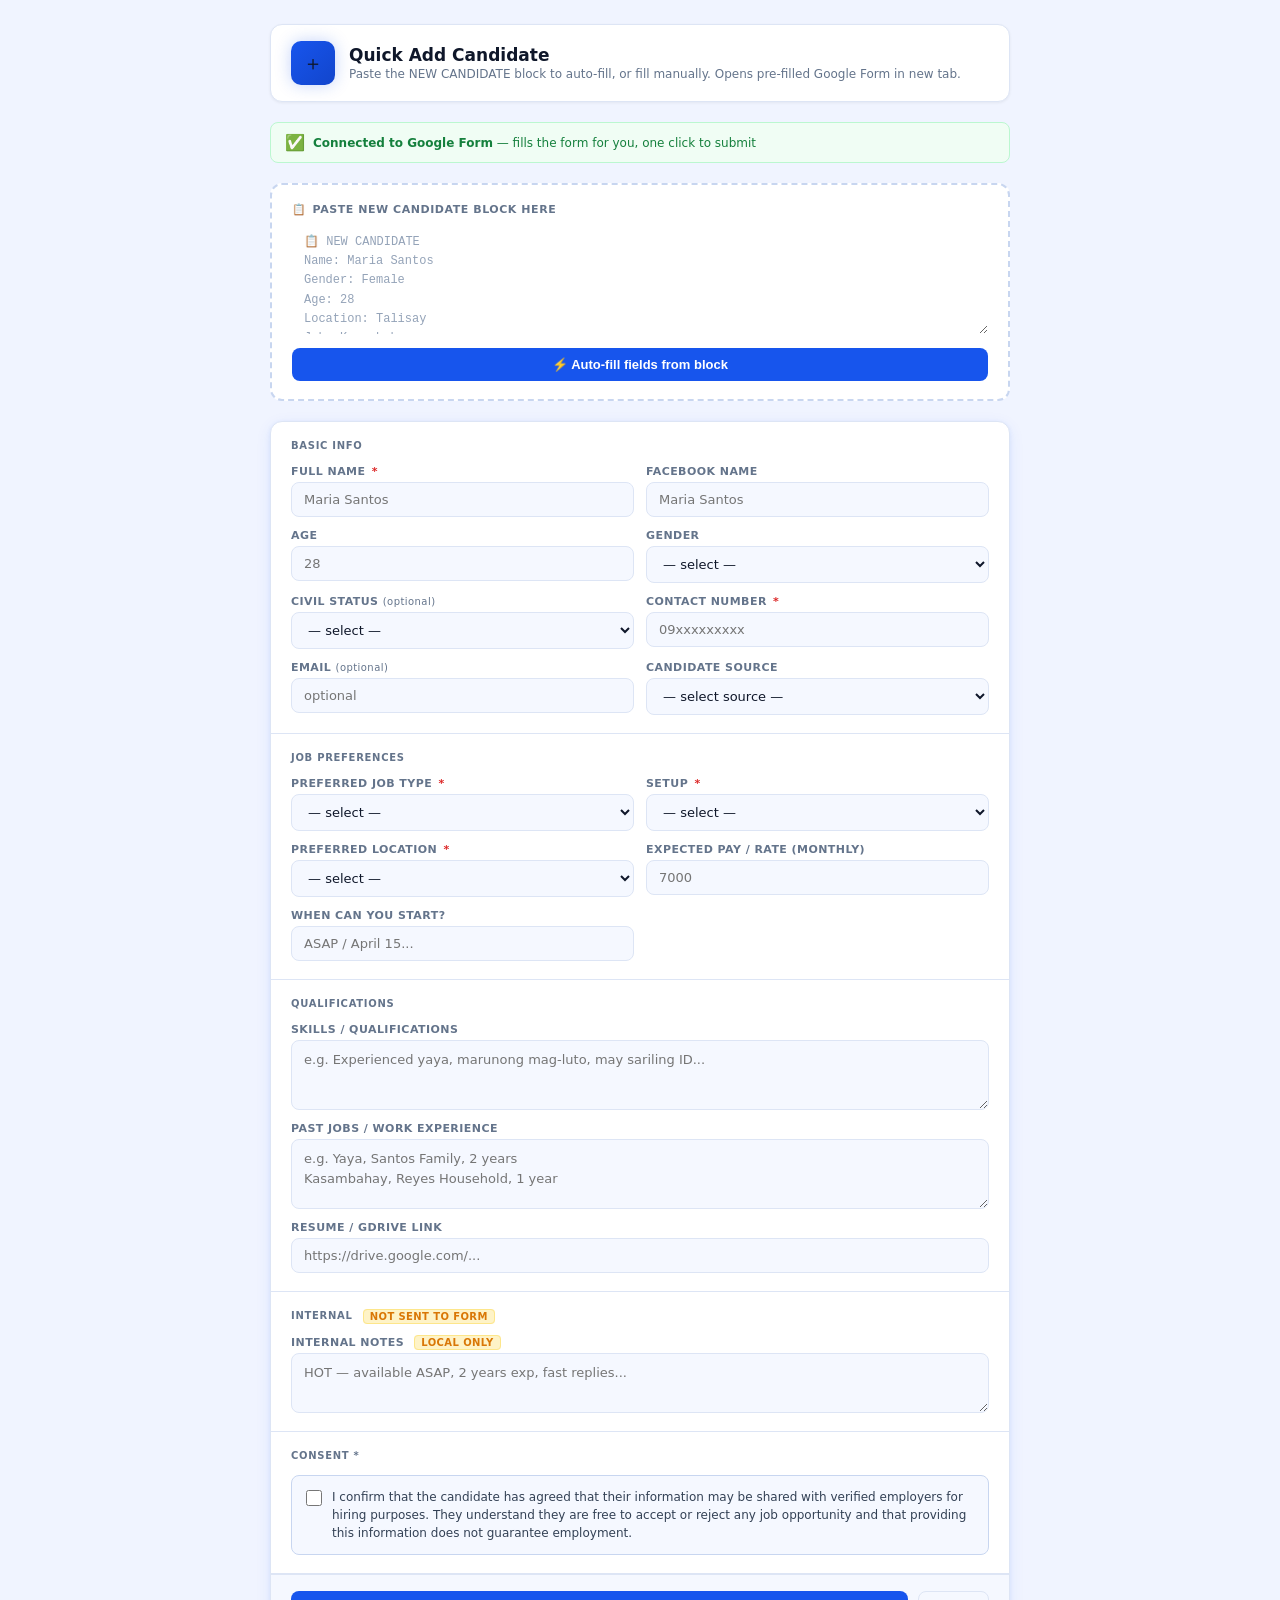
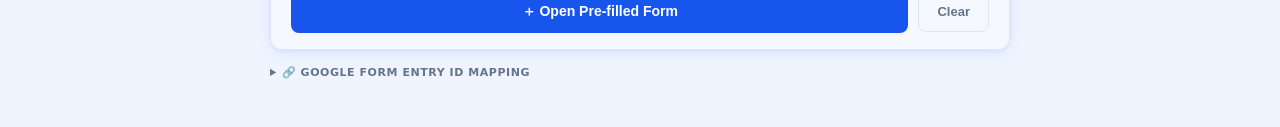
<file: quick-add-candidate.html>
<!DOCTYPE html>
<html lang="en">
<head>
<meta charset="UTF-8">
<meta name="viewport" content="width=device-width, initial-scale=1.0">
<title>Quick Add Candidate — Job Search PH</title>
<style>
  :root {
    --accent:       #1755ed;
    --accent-lt:    #e8effe;
    --success:      #16a34a;
    --success-lt:   #dcfce7;
    --danger:       #dc2626;
    --danger-lt:    #fee2e2;
    --warn:         #d97706;
    --warn-lt:      #fef3c7;
    --bg:           #f0f4ff;
    --surface:      #ffffff;
    --surface2:     #f5f8ff;
    --border:       #dde5f5;
    --border2:      #c8d6f0;
    --text:         #0f172a;
    --text2:        #334155;
    --text3:        #64748b;
    --radius:       12px;
    --radius-sm:    8px;
    --shadow:       0 1px 4px rgba(23,85,237,.08), 0 4px 16px rgba(23,85,237,.08);
    --shadow-sm:    0 1px 3px rgba(0,0,0,.06);
  }
  * { box-sizing: border-box; margin: 0; padding: 0; }

  body {
    font-family: 'Segoe UI', system-ui, sans-serif;
    background: var(--bg);
    color: var(--text);
    min-height: 100vh;
    padding: 24px 16px 48px;
  }

  .container { max-width: 740px; margin: 0 auto; }

  /* ── Header ── */
  .header {
    display: flex; align-items: center; gap: 14px;
    background: var(--surface);
    border: 1px solid var(--border);
    border-radius: var(--radius);
    padding: 16px 20px;
    margin-bottom: 20px;
    box-shadow: var(--shadow-sm);
  }
  .header-icon {
    width: 44px; height: 44px;
    background: linear-gradient(135deg, var(--accent), #1245cc);
    border-radius: 10px;
    display: flex; align-items: center; justify-content: center;
    font-size: 20px; flex-shrink: 0;
    box-shadow: 0 0 16px rgba(23,85,237,.25);
  }
  .header h1 { font-size: 17px; font-weight: 700; color: var(--text); }
  .header p  { font-size: 12px; color: var(--text3); margin-top: 2px; }

  /* ── Info bar ── */
  .info-bar {
    background: #f0fdf4; border: 1px solid #bbf7d0; border-radius: var(--radius-sm);
    padding: 10px 14px; margin-bottom: 20px;
    font-size: 12px; color: #15803d;
    display: flex; align-items: center; gap: 8px;
  }

  /* ── Paste zone ── */
  .paste-zone {
    background: var(--surface);
    border: 2px dashed var(--border2);
    border-radius: var(--radius);
    padding: 18px 20px;
    margin-bottom: 20px;
    transition: border-color .2s, background .2s;
  }
  .paste-zone:focus-within { border-color: var(--accent); background: var(--accent-lt); }
  .paste-label {
    font-size: 11px; font-weight: 700; color: var(--text3);
    text-transform: uppercase; letter-spacing: .05em;
    margin-bottom: 8px; display: flex; align-items: center; gap: 6px;
  }
  textarea#pasteBox {
    width: 100%; height: 110px;
    border: none; background: transparent;
    font-family: 'Consolas', 'Courier New', monospace;
    font-size: 12px; color: var(--text);
    resize: vertical; outline: none; line-height: 1.6;
  }
  textarea#pasteBox::placeholder { color: #94a3b8; }
  .parse-btn {
    margin-top: 10px; width: 100%; padding: 9px;
    background: var(--accent); color: #fff;
    border: none; border-radius: var(--radius-sm);
    font-size: 13px; font-weight: 600; cursor: pointer;
    display: flex; align-items: center; justify-content: center; gap: 6px;
    transition: opacity .15s;
  }
  .parse-btn:hover { opacity: .9; }

  /* ── Form card ── */
  .form-card {
    background: var(--surface);
    border: 1px solid var(--border);
    border-radius: var(--radius);
    box-shadow: var(--shadow);
    overflow: hidden;
  }
  .form-section { padding: 18px 20px; border-bottom: 1px solid var(--border); }
  .form-section:last-child { border-bottom: none; }
  .section-title {
    font-size: 10px; font-weight: 800; color: var(--text3);
    text-transform: uppercase; letter-spacing: .07em;
    margin-bottom: 14px;
  }
  .field-grid { display: grid; grid-template-columns: 1fr 1fr; gap: 12px; }
  .field-grid.single { grid-template-columns: 1fr; }
  .field { display: flex; flex-direction: column; gap: 4px; }
  .field.span2 { grid-column: span 2; }
  label {
    font-size: 11px; font-weight: 700; color: var(--text3);
    text-transform: uppercase; letter-spacing: .04em;
  }
  label .req { color: var(--danger); margin-left: 2px; }
  input, select, textarea {
    padding: 9px 12px;
    border: 1.5px solid var(--border);
    border-radius: var(--radius-sm);
    font-size: 13px; color: var(--text);
    background: var(--surface2);
    outline: none; width: 100%; font-family: inherit;
    transition: border-color .15s, box-shadow .15s, background .15s;
  }
  input:focus, select:focus, textarea:focus {
    border-color: var(--accent);
    box-shadow: 0 0 0 3px rgba(23,85,237,.10);
    background: #fff;
  }
  textarea { resize: vertical; min-height: 70px; line-height: 1.5; }
  select { cursor: pointer; }
  .filled { border-color: var(--accent) !important; background: #fff !important; }
  .error-field { border-color: var(--danger) !important; background: var(--danger-lt) !important; }
  .warn-field  { border-color: var(--warn) !important; background: var(--warn-lt) !important; }

  /* ── Consent ── */
  .consent-block {
    background: var(--surface2);
    border: 1.5px solid var(--border2);
    border-radius: var(--radius-sm);
    padding: 12px 14px;
    display: flex; gap: 10px; align-items: flex-start;
  }
  .consent-block input[type="checkbox"] {
    width: 16px; height: 16px; flex-shrink: 0;
    margin-top: 2px; cursor: pointer;
    accent-color: var(--accent);
  }
  .consent-block p {
    font-size: 12px; color: var(--text2); line-height: 1.5;
  }
  .consent-block.error-consent { border-color: var(--danger); background: var(--danger-lt); }

  /* ── Notes internal tag ── */
  .internal-tag {
    font-size: 10px; font-weight: 700; color: var(--warn);
    background: var(--warn-lt); border: 1px solid #fde68a;
    border-radius: 4px; padding: 1px 6px;
    margin-left: 6px; vertical-align: middle; text-transform: uppercase;
    letter-spacing: .04em;
  }

  /* ── Submit bar ── */
  .submit-bar {
    padding: 16px 20px;
    background: var(--surface2);
    border-top: 1px solid var(--border);
    display: flex; gap: 10px; align-items: center;
  }
  .btn-submit {
    flex: 1; padding: 12px;
    background: var(--accent); color: #fff;
    border: none; border-radius: var(--radius-sm);
    font-size: 14px; font-weight: 700; cursor: pointer;
    display: flex; align-items: center; justify-content: center; gap: 8px;
    transition: opacity .15s, transform .1s;
  }
  .btn-submit:hover  { opacity: .9; }
  .btn-submit:active { transform: scale(.99); }
  .btn-submit:disabled { opacity: .45; cursor: not-allowed; transform: none; }
  .btn-clear {
    padding: 12px 18px;
    background: transparent; color: var(--text3);
    border: 1.5px solid var(--border);
    border-radius: var(--radius-sm);
    font-size: 13px; font-weight: 600; cursor: pointer;
    transition: background .15s;
  }
  .btn-clear:hover { background: var(--border); }

  /* ── Toast ── */
  .toast {
    position: fixed; top: 20px; right: 20px;
    padding: 12px 18px; border-radius: var(--radius-sm);
    font-size: 13px; font-weight: 600;
    box-shadow: 0 4px 16px rgba(0,0,0,.12);
    z-index: 999; transform: translateY(-8px); opacity: 0;
    transition: all .25s; pointer-events: none;
  }
  .toast.show  { transform: translateY(0); opacity: 1; }
  .toast.green { background: var(--success-lt); color: var(--success); }
  .toast.warn  { background: var(--warn-lt);    color: var(--warn); }
  .toast.red   { background: var(--danger-lt);  color: var(--danger); }

  /* ── Success screen ── */
  .success-screen {
    display: none;
    background: var(--surface);
    border: 1px solid #bbf7d0;
    border-radius: var(--radius);
    padding: 40px 24px;
    text-align: center;
    box-shadow: var(--shadow);
  }
  .success-screen.show { display: block; }
  .success-icon { font-size: 48px; margin-bottom: 12px; }
  .success-screen h2 { font-size: 20px; font-weight: 700; color: var(--success); margin-bottom: 8px; }
  .success-screen p  { font-size: 14px; color: var(--text2); margin-bottom: 20px; line-height: 1.6; }
  .btn-add-another {
    padding: 11px 28px;
    background: var(--accent); color: #fff;
    border: none; border-radius: var(--radius-sm);
    font-size: 14px; font-weight: 700; cursor: pointer;
    transition: opacity .15s;
  }
  .btn-add-another:hover { opacity: .9; }

  /* ── Entry mapping reference ── */
  .mapping-table {
    width: 100%; border-collapse: collapse; font-size: 11px;
    margin-top: 8px;
  }
  .mapping-table th {
    text-align: left; padding: 6px 8px;
    background: var(--surface2); color: var(--text3);
    font-weight: 700; text-transform: uppercase; letter-spacing: .04em;
    border-bottom: 1px solid var(--border);
  }
  .mapping-table td {
    padding: 5px 8px; border-bottom: 1px solid var(--border);
    color: var(--text2); font-family: 'Consolas', monospace;
  }
  .mapping-table tr:last-child td { border-bottom: none; }
  .pill-local {
    font-size: 9px; font-weight: 700; color: var(--warn);
    background: var(--warn-lt); border-radius: 4px;
    padding: 1px 5px; margin-left: 4px;
    font-family: inherit; letter-spacing: .03em;
  }

  details { margin-top: 16px; }
  summary {
    font-size: 11px; font-weight: 700; color: var(--text3);
    cursor: pointer; user-select: none;
    text-transform: uppercase; letter-spacing: .05em;
  }
  summary:hover { color: var(--accent); }

  @media (max-width: 540px) {
    .field-grid { grid-template-columns: 1fr; }
    .field.span2 { grid-column: span 1; }
  }
</style>
</head>
<body>
<div class="container">

  <!-- Header -->
  <div class="header">
    <div class="header-icon">&#xFF0B;</div>
    <div>
      <h1>Quick Add Candidate</h1>
      <p>Paste the NEW CANDIDATE block to auto-fill, or fill manually. Opens pre-filled Google Form in new tab.</p>
    </div>
  </div>

  <!-- Connected notice -->
  <div class="info-bar">
    <span style="font-size:16px">&#x2705;</span>
    <span><strong>Connected to Google Form</strong> &mdash; fills the form for you, one click to submit</span>
  </div>

  <!-- Paste zone -->
  <div class="paste-zone">
    <div class="paste-label"><span>&#x1F4CB;</span> Paste NEW CANDIDATE block here</div>
    <textarea id="pasteBox" placeholder="&#x1F4CB; NEW CANDIDATE&#10;Name: Maria Santos&#10;Gender: Female&#10;Age: 28&#10;Location: Talisay&#10;Job: Kasambahay&#10;Setup: Stay-in&#10;Experience: 2 years yaya&#10;Available: ASAP&#10;Salary: 7000&#10;Contact: 09xxxxxxxxx&#10;Facebook: Maria Santos"></textarea>
    <button class="parse-btn" onclick="parseBlock()">&#x26A1; Auto-fill fields from block</button>
  </div>

  <!-- Form -->
  <div class="form-card" id="formCard">

    <!-- Basic Info -->
    <div class="form-section">
      <div class="section-title">Basic Info</div>
      <div class="field-grid">
        <div class="field">
          <label>Full Name <span class="req">*</span></label>
          <input type="text" id="f_name" placeholder="Maria Santos" />
        </div>
        <div class="field">
          <label>Facebook Name</label>
          <input type="text" id="f_facebook" placeholder="Maria Santos" />
        </div>
        <div class="field">
          <label>Age</label>
          <input type="number" id="f_age" placeholder="28" min="15" max="70" />
        </div>
        <div class="field">
          <label>Gender</label>
          <select id="f_gender">
            <option value="">&#x2014; select &#x2014;</option>
            <option>Male</option>
            <option>Female</option>
          </select>
        </div>
        <div class="field">
          <label>Civil Status <span style="font-weight:400;text-transform:none;font-size:10px">(optional)</span></label>
          <select id="f_civil">
            <option value="">&#x2014; select &#x2014;</option>
            <option>Single</option>
            <option>Married</option>
            <option>Widowed</option>
            <option>Separated</option>
          </select>
        </div>
        <div class="field">
          <label>Contact Number <span class="req">*</span></label>
          <input type="text" id="f_contact" placeholder="09xxxxxxxxx" />
        </div>
        <div class="field">
          <label>Email <span style="font-weight:400;text-transform:none;font-size:10px">(optional)</span></label>
          <input type="email" id="f_email" placeholder="optional" />
        </div>
        <div class="field">
          <label>Candidate Source</label>
          <select id="f_source">
            <option value="Unknown">&#x2014; select source &#x2014;</option>
            <option value="Facebook Ad">Facebook Ad</option>
            <option value="Facebook Organic">Facebook Organic</option>
            <option value="Referral">Referral</option>
            <option value="Walk-in">Walk-in</option>
            <option value="Botcake Chatbot">Botcake Chatbot</option>
            <option value="Google Form">Google Form</option>
            <option value="Other">Other</option>
          </select>
        </div>
      </div>
    </div>

    <!-- Job Preferences -->
    <div class="form-section">
      <div class="section-title">Job Preferences</div>
      <div class="field-grid">
        <div class="field">
          <label>Preferred Job Type <span class="req">*</span></label>
          <select id="f_jobtype">
            <option value="">&#x2014; select &#x2014;</option>
            <option>Accounting / Bookkeeper</option>
            <option>Barista / Barman</option>
            <option>Carpenter / Mason</option>
            <option>Carwash Boy / Detailer</option>
            <option>Cashier / Retail Staff</option>
            <option>Construction Laborer</option>
            <option>Cook / Kitchen Staff</option>
            <option>Delivery Rider</option>
            <option>Dishwasher / Kitchen Helper</option>
            <option>Driver (Personal / Company)</option>
            <option>Electrician / Plumber</option>
            <option>Encoder / Data Entry</option>
            <option>Forklift Operator</option>
            <option>Housekeeper / Household Helper</option>
            <option>Janitor / Cleaner</option>
            <option>Laundry / Cleaning Staff</option>
            <option>Machine Operator</option>
            <option>Mechanic / Auto Technician</option>
            <option>Office Admin / Secretary</option>
            <option>Packer / Sorter / Labeler</option>
            <option>Production Worker</option>
            <option>Sales Agent / Promodiser</option>
            <option>Security Guard</option>
            <option>Server / Waiter / Waitress</option>
            <option>Technician (Electronics / AC / Appliance)</option>
            <option>Warehouse Staff</option>
            <option>Welder</option>
            <option>Yaya / Babysitter</option>
            <option>Other</option>
          </select>
        </div>
        <div class="field">
          <label>Setup <span class="req">*</span></label>
          <select id="f_setup">
            <option value="">&#x2014; select &#x2014;</option>
            <option>Stay-in</option>
            <option>Stay-out</option>
          </select>
        </div>
        <div class="field">
          <label>Preferred Location <span class="req">*</span></label>
          <select id="f_location">
            <option value="">&#x2014; select &#x2014;</option>
            <option>Bacolod City Proper</option>
            <option>Talisay</option>
            <option>Silay</option>
            <option>Bago City</option>
            <option>Murcia</option>
            <option>Kabankalan</option>
            <option>Anywhere in Neg. Occ.</option>
            <option>Other</option>
          </select>
        </div>
        <div class="field">
          <label>Expected Pay / Rate (monthly)</label>
          <input type="number" id="f_salary" placeholder="7000" min="0" />
        </div>
        <div class="field">
          <label>When can you start?</label>
          <input type="text" id="f_available" placeholder="ASAP / April 15..." />
        </div>
      </div>
    </div>

    <!-- Qualifications -->
    <div class="form-section">
      <div class="section-title">Qualifications</div>
      <div class="field-grid single">
        <div class="field">
          <label>Skills / Qualifications</label>
          <textarea id="f_skills" placeholder="e.g. Experienced yaya, marunong mag-luto, may sariling ID..."></textarea>
        </div>
        <div class="field">
          <label>Past Jobs / Work Experience</label>
          <textarea id="f_experience" placeholder="e.g. Yaya, Santos Family, 2 years&#10;Kasambahay, Reyes Household, 1 year"></textarea>
        </div>
        <div class="field">
          <label>Resume / GDrive Link</label>
          <input type="text" id="f_resume" placeholder="https://drive.google.com/..." />
        </div>
      </div>
    </div>

    <!-- Internal (not sent to form) -->
    <div class="form-section">
      <div class="section-title">Internal <span class="internal-tag">not sent to form</span></div>
      <div class="field-grid single">
        <div class="field">
          <label>Internal Notes <span class="internal-tag">local only</span></label>
          <textarea id="f_notes" placeholder="HOT &#x2014; available ASAP, 2 years exp, fast replies..." style="min-height:60px"></textarea>
        </div>
      </div>
    </div>

    <!-- Consent -->
    <div class="form-section">
      <div class="section-title">Consent <span class="req">*</span></div>
      <div class="consent-block" id="consentBlock">
        <input type="checkbox" id="f_consent" />
        <p>I confirm that the candidate has agreed that their information may be shared with verified employers for hiring purposes. They understand they are free to accept or reject any job opportunity and that providing this information does not guarantee employment.</p>
      </div>
    </div>

    <!-- Submit -->
    <div class="submit-bar">
      <button class="btn-submit" id="submitBtn" onclick="submitCandidate()">
        &#xFF0B; Open Pre-filled Form
      </button>
      <button class="btn-clear" onclick="clearForm()">Clear</button>
    </div>

  </div><!-- /form-card -->

  <!-- Success screen -->
  <div class="success-screen" id="successScreen">
    <div class="success-icon">&#x2705;</div>
    <h2>Form Opened!</h2>
    <p>The pre-filled Google Form opened in a new tab.<br>Click <strong>Submit</strong> inside the form to register the candidate.<br>The candidate will appear in the dashboard after the next data refresh.</p>
    <button class="btn-add-another" onclick="resetToForm()">&#xFF0B; Add Another Candidate</button>
  </div>

  <!-- Entry ID reference (collapsible) -->
  <details>
    <summary>&#x1F517; Google Form Entry ID Mapping</summary>
    <div style="background:var(--surface);border:1px solid var(--border);border-radius:var(--radius-sm);margin-top:8px;overflow:hidden">
      <table class="mapping-table">
        <tr><th>Field</th><th>Entry ID</th></tr>
        <tr><td>Full Name</td><td>entry.1163063502</td></tr>
        <tr><td>Facebook Name</td><td>entry.746295938</td></tr>
        <tr><td>Age</td><td>entry.1093612604</td></tr>
        <tr><td>Contact Number</td><td>entry.675411365</td></tr>
        <tr><td>Email</td><td>entry.1345355032</td></tr>
        <tr><td>Preferred Job Type</td><td>entry.1296369222</td></tr>
        <tr><td>Setup</td><td id="setup-entry-td">see SETUP_ENTRY_ID constant</td></tr>
        <tr><td>Skills / Qualifications</td><td>entry.664293303</td></tr>
        <tr><td>Preferred Location</td><td>entry.547447539</td></tr>
        <tr><td>Expected Pay / Rate</td><td>entry.1516079030</td></tr>
        <tr><td>Gender</td><td>entry.1970809014</td></tr>
        <tr><td>Past Jobs / Work Experience</td><td>entry.35722816</td></tr>
        <tr><td>When can you start</td><td>entry.1119101128</td></tr>
        <tr><td>Civil Status</td><td>entry.941768457</td></tr>
        <tr><td>Consent</td><td>entry.1199976305</td></tr>
        <tr><td>Resume / GDrive Link</td><td id="resume-entry-td">see RESUME_ENTRY_ID constant</td></tr>
        <tr><td>Internal Notes <span class="pill-local">local only</span></td><td style="color:var(--text3)">not in form</td></tr>
      </table>
    </div>
  </details>

</div><!-- /container -->

<div class="toast" id="toast"></div>

<script>
// ── Toast ──
function showToast(msg, type) {
  if (!type) type = 'green';
  var t = document.getElementById('toast');
  t.textContent = msg;
  t.className = 'toast ' + type + ' show';
  setTimeout(function() { t.classList.remove('show'); }, 3200);
}

// ── Job type aliases: bot value → Google Form value ──
var JOB_ALIASES = {
  'yaya':          'Yaya / Babysitter',
  'babysitter':    'Yaya / Babysitter',
  'nanny':         'Yaya / Babysitter',
  'kasambahay':    'Housekeeper / Household Helper',
  'househelper':   'Housekeeper / Household Helper',
  'housekeeper':   'Housekeeper / Household Helper',
  'household':     'Housekeeper / Household Helper',
  'all-around':    'Housekeeper / Household Helper',
  'allaround':     'Housekeeper / Household Helper',
  'helper':        'Housekeeper / Household Helper',
  'driver':        'Driver (Personal / Company)',
  'cook':          'Cook / Kitchen Staff',
  'kitchen':       'Cook / Kitchen Staff',
  'lutuan':        'Cook / Kitchen Staff',
  'dishwasher':    'Dishwasher / Kitchen Helper',
  'dish':          'Dishwasher / Kitchen Helper',
  'laborer':       'Construction Laborer',
  'construction':  'Construction Laborer',
  'mason':         'Carpenter / Mason',
  'carpenter':     'Carpenter / Mason',
  'admin':         'Office Admin / Secretary',
  'secretary':     'Office Admin / Secretary',
  'office':        'Office Admin / Secretary',
  'sales':         'Sales Agent / Promodiser',
  'promodiser':    'Sales Agent / Promodiser',
  'security':      'Security Guard',
  'guard':         'Security Guard',
  'warehouse':     'Warehouse Staff',
  'laundry':       'Laundry / Cleaning Staff',
  'cleaning':      'Laundry / Cleaning Staff',
  'janitor':       'Janitor / Cleaner',
  'cleaner':       'Janitor / Cleaner',
  'encoder':       'Encoder / Data Entry',
  'data entry':    'Encoder / Data Entry',
  'cashier':       'Cashier / Retail Staff',
  'retail':        'Cashier / Retail Staff',
  'welder':        'Welder',
  'mechanic':      'Mechanic / Auto Technician',
  'barista':       'Barista / Barman',
  'barman':        'Barista / Barman',
  'waiter':        'Server / Waiter / Waitress',
  'waitress':      'Server / Waiter / Waitress',
  'server':        'Server / Waiter / Waitress',
  'rider':         'Delivery Rider',
  'delivery':      'Delivery Rider',
  'electrician':   'Electrician / Plumber',
  'plumber':       'Electrician / Plumber',
  'technician':    'Technician (Electronics / AC / Appliance)',
  'bookkeeper':    'Accounting / Bookkeeper',
  'accounting':    'Accounting / Bookkeeper',
};

// Location aliases
var LOC_ALIASES = {
  'bacolod':       'Bacolod City Proper',
  'city proper':   'Bacolod City Proper',
  'talisay':       'Talisay',
  'silay':         'Silay',
  'bago':          'Bago City',
  'murcia':        'Murcia',
  'kabankalan':    'Kabankalan',
  'neg occ':       'Anywhere in Neg. Occ.',
  'neg. occ':      'Anywhere in Neg. Occ.',
  'negros':        'Anywhere in Neg. Occ.',
  'anywhere':      'Anywhere in Neg. Occ.',
};

// Gender aliases
var GENDER_ALIASES = {
  'female': 'Female',
  'babae':  'Female',
  'male':   'Male',
  'lalaki': 'Male',
};

// Civil status aliases
var CIVIL_ALIASES = {
  'single parent': 'Single Parent',
  'solo parent':   'Single Parent',
  'widowed':       'Widowed',
  'balo':          'Widowed',
  'separated':     'Separated',
  'married':       'Married',
  'single':        'Single',
};

// ── Normalize "When can you start" free text to a standard value ──
function normalizeAvailability(val) {
  if (!val) return '';
  var lower = val.toLowerCase().trim();
  var DAYS = ['sunday','monday','tuesday','wednesday','thursday','friday','saturday',
              'linggo','lunes','martes','miyerkules','huwebes','biyernes','sabado'];
  if (lower === 'asap' || lower === 'agad' || lower === 'immediately' ||
      lower.indexOf('immediately') !== -1 || lower.indexOf('agad') !== -1) {
    return 'Immediately / ASAP';
  }
  for (var d = 0; d < DAYS.length; d++) {
    if (lower.indexOf(DAYS[d]) !== -1) return 'Immediately / ASAP';
  }
  if (lower.indexOf('2 week') !== -1 || lower.indexOf('two week') !== -1) return 'Within 2 weeks';
  if (lower.indexOf('1 week') !== -1 || lower.indexOf('one week') !== -1 ||
      lower.indexOf('isang linggo') !== -1) return 'Within 1 week';
  if (lower.indexOf('1 month') !== -1 || lower.indexOf('one month') !== -1 ||
      lower.indexOf('isang buwan') !== -1) return 'Within 1 month';
  return val;
}

// Map short / Botcake-format labels onto the canonical labels the parser
// already reads. Keep keys lowercased; values must match the strings passed
// to get() below.
var LABEL_ALIASES = {
  'name':         'full name',
  'contact':      'contact number',
  'phone':        'contact number',
  'mobile':       'contact number',
  'job type':     'preferred job type',
  'job':          'preferred job type',
  'location':     'preferred location',
  'expected pay': 'expected salary',
  'salary':       'expected salary',
  'pay':          'expected salary',
  'experience':   'past jobs / work experience',
  'can start':    'when can you start',
  'available':    'when can you start',
  'availability': 'when can you start',
  'fb':           'facebook name',
  'facebook':     'facebook name'
};

// "6k" / "7.5k" → thousands; otherwise strip non-numeric (preserves prior
// behavior for "P6,000", "7000", etc.).
function normalizeSalary(val) {
  if (!val) return '';
  var m = val.match(/^\s*[₱P]?\s*([\d.]+)\s*k\s*$/i);
  if (m) return String(Math.round(parseFloat(m[1]) * 1000));
  return val.replace(/[^0-9.]/g, '');
}

// ── Parse the NEW CANDIDATE block ──
function parseBlock() {
  var raw = document.getElementById('pasteBox').value.trim();
  if (!raw) { showToast('Paste a candidate block first', 'warn'); return; }

  // Split into lines, skip the header and blank lines
  var lines = raw.split('\n');
  var parsed = {};

  for (var i = 0; i < lines.length; i++) {
    var line = lines[i].trim();

    // Skip header line and blank lines
    if (!line || line.indexOf('NEW CANDIDATE') !== -1) continue;

    // Stop at the closing Salamat message (no colon = not a field line)
    var colonIdx = line.indexOf(':');
    if (colonIdx === -1) continue;

    var label = line.slice(0, colonIdx).trim().toLowerCase();
    var val   = line.slice(colonIdx + 1).trim();

    // Treat "(not provided)" as empty
    if (val.toLowerCase() === '(not provided)') val = '';

    // Map short / Botcake labels to the canonical labels the parser reads
    var canonical = LABEL_ALIASES[label] || label;
    parsed[canonical] = val;
  }

  function get(label) {
    var v = parsed[label.toLowerCase()];
    return (v !== undefined && v !== '') ? v : '';
  }

  function setField(id, val) {
    var el = document.getElementById(id);
    if (!el || !val) return;
    el.value = val;
    el.classList.add('filled');
    el.classList.remove('warn-field');
  }

  function setSelect(id, val) {
    if (!val) return;
    var el = document.getElementById(id);
    if (!el) return;
    var lower = val.toLowerCase().trim();

    // Pick the right alias map for this field
    var aliases = {};
    if (id === 'f_jobtype')  aliases = JOB_ALIASES;
    if (id === 'f_location') aliases = LOC_ALIASES;
    if (id === 'f_gender')   aliases = GENDER_ALIASES;
    if (id === 'f_civil')    aliases = CIVIL_ALIASES;

    // Single-char gender shorthand: "f" = Female, "m" = Male
    if (id === 'f_gender') {
      if (lower === 'f') { el.value = 'Female'; el.classList.add('filled'); el.classList.remove('warn-field'); return; }
      if (lower === 'm') { el.value = 'Male';   el.classList.add('filled'); el.classList.remove('warn-field'); return; }
    }

    // Alias lookup (substring match, case-insensitive)
    for (var alias in aliases) {
      if (lower.indexOf(alias) !== -1) {
        el.value = aliases[alias];
        if (el.value === aliases[alias]) { el.classList.add('filled'); el.classList.remove('warn-field'); return; }
      }
    }

    // Direct match against option text
    for (var j = 0; j < el.options.length; j++) {
      var ov = el.options[j].value.toLowerCase();
      if (ov === lower || ov.indexOf(lower) !== -1 || lower.indexOf(ov) !== -1) {
        el.value = el.options[j].value;
        el.classList.add('filled'); el.classList.remove('warn-field');
        return;
      }
    }

    // No match: fall back to "Other" if the dropdown has it, and flag yellow
    for (var k = 0; k < el.options.length; k++) {
      if (el.options[k].value === 'Other') {
        el.value = 'Other';
        el.classList.add('warn-field');
        return;
      }
    }

    // Last resort: set raw value and flag yellow for manual review
    el.value = val;
    el.classList.add('warn-field');
  }

  setField('f_name',       get('full name'));
  setField('f_facebook',   get('facebook name'));
  setField('f_age',        get('age'));
  setField('f_contact',    get('contact number'));
  setField('f_email',      get('email'));
  setField('f_salary',     normalizeSalary(get('expected salary')));
  setField('f_available',  normalizeAvailability(get('when can you start')));
  setField('f_skills',     get('skills / qualifications'));
  setField('f_experience', get('past jobs / work experience'));
  setField('f_resume',     get('resume'));
  setField('f_notes',      get('experience summary'));

  setSelect('f_jobtype',   get('preferred job type'));
  setSelect('f_gender',    get('gender'));
  setSelect('f_civil',     get('civil status'));
  setSelect('f_location',  get('preferred location'));
  setSelect('f_setup',     get('setup'));

  // Consent: auto-check if value is "Yes"
  if (get('consent').toLowerCase() === 'yes') {
    var cb = document.getElementById('f_consent');
    if (cb) {
      cb.checked = true;
      document.getElementById('consentBlock').classList.remove('error-consent');
    }
  }

  showToast('Fields filled — review and submit', 'green');
}

// ── Validate required fields ──
function validate() {
  var ok = true;

  var required = ['f_name', 'f_contact', 'f_jobtype', 'f_setup', 'f_location'];
  for (var i = 0; i < required.length; i++) {
    var el = document.getElementById(required[i]);
    if (!el) continue;
    if (!el.value.trim()) {
      el.classList.add('error-field');
      ok = false;
    } else {
      el.classList.remove('error-field');
    }
  }

  var consent = document.getElementById('f_consent');
  var consentBlock = document.getElementById('consentBlock');
  if (!consent.checked) {
    consentBlock.classList.add('error-consent');
    ok = false;
  } else {
    consentBlock.classList.remove('error-consent');
  }

  if (!ok) {
    var setupEl = document.getElementById('f_setup');
    if (setupEl && !setupEl.value.trim()) showToast('Please select a setup.', 'red');
    else showToast('Please fill required fields and check consent', 'red');
  }
  return ok;
}

// TODO: Replace with the actual Google Form entry ID for the Resume / GDrive Link field.
// Find it by opening the form, right-clicking the Resume field, and inspecting the
// input name attribute (e.g. entry.1234567890). Leave empty to skip until confirmed.
var RESUME_ENTRY_ID = '';

// TODO: Paste the Google Form entry ID for the Setup (Stay-in / Stay-out) question.
// Until set, the Setup field still validates and parses, but its value is NOT sent
// to the Google Form (so it won't reach the candidate record). Find it the same way
// as RESUME_ENTRY_ID — inspect the Setup question's input name (e.g. entry.1234567890).
var SETUP_ENTRY_ID = 'entry.1690856579';

// ── Build the Google Form prefill URL ──
function buildPrefilledUrl() {
  var BASE = 'https://docs.google.com/forms/d/e/1FAIpQLSdOLkZmlQTG_jlHz1d9Kggs-nB9U0z2tsK2U4qVGfEv0Y2iwA/viewform';
  var CONSENT_TEXT = 'I agree that my information can be shared with verified employers for hiring purposes. I understand that I am free to accept or reject any job opportunity and that providing this information does not guarantee employment.';

  var p = new URLSearchParams();
  p.append('entry.1163063502', document.getElementById('f_name').value.trim());
  p.append('entry.746295938',  document.getElementById('f_facebook').value.trim());
  p.append('entry.1093612604', document.getElementById('f_age').value.trim());
  p.append('entry.675411365',  document.getElementById('f_contact').value.trim());
  p.append('entry.1345355032', document.getElementById('f_email').value.trim());
  p.append('entry.1296369222', document.getElementById('f_jobtype').value.trim());
  p.append('entry.664293303',  document.getElementById('f_skills').value.trim());
  p.append('entry.547447539',  document.getElementById('f_location').value.trim());
  p.append('entry.1516079030', document.getElementById('f_salary').value.trim());
  p.append('entry.1970809014', document.getElementById('f_gender').value.trim());
  p.append('entry.35722816',   document.getElementById('f_experience').value.trim());
  p.append('entry.1119101128', document.getElementById('f_available').value.trim());
  p.append('entry.941768457',  document.getElementById('f_civil').value.trim());
  p.append('entry.1199976305', CONSENT_TEXT);

  // Resume / GDrive Link — added once RESUME_ENTRY_ID is confirmed
  var resumeVal = document.getElementById('f_resume').value.trim();
  if (RESUME_ENTRY_ID && resumeVal) p.append(RESUME_ENTRY_ID, resumeVal);

  // Setup — added once SETUP_ENTRY_ID is confirmed
  var setupVal = document.getElementById('f_setup').value.trim();
  if (SETUP_ENTRY_ID && setupVal) p.append(SETUP_ENTRY_ID, setupVal);

  return BASE + '?' + p.toString();
}

// ── Save internal-only data to localStorage ──
function savePendingIntake(name) {
  var notesVal  = document.getElementById('f_notes').value.trim();
  var sourceVal = (document.getElementById('f_source') || {}).value || 'Unknown';
  var key = 'quick_intake_' + name.toLowerCase().replace(/\s+/g, '_').replace(/[^a-z0-9_]/g, '');
  var existing = {}; try { existing = JSON.parse(localStorage.getItem(key) || '{}'); } catch(e) {}
  localStorage.setItem(key, JSON.stringify({
    notes:  notesVal || existing.notes || '',
    source: sourceVal,
    ts:     new Date().toISOString()
  }));
}

// ── Submit ──
function submitCandidate() {
  if (!validate()) return;

  var btn  = document.getElementById('submitBtn');
  var name = document.getElementById('f_name').value.trim();
  btn.disabled = true;
  btn.textContent = 'Opening form...';

  savePendingIntake(name);

  var url = buildPrefilledUrl();
  window.open(url, '_blank');

  // Show success screen
  document.getElementById('formCard').style.display = 'none';
  document.getElementById('successScreen').classList.add('show');

  btn.disabled = false;
  btn.innerHTML = '&#xFF0B; Open Pre-filled Form';
}

// ── Reset to blank form ──
function resetToForm() {
  clearForm();
  document.getElementById('formCard').style.display = '';
  document.getElementById('successScreen').classList.remove('show');
}

// ── Clear form ──
var TEXT_FIELDS    = ['f_name','f_facebook','f_age','f_contact','f_email',
                      'f_salary','f_available','f_skills','f_experience','f_resume','f_notes'];
var SELECT_FIELDS  = ['f_gender','f_jobtype','f_setup','f_location','f_civil','f_source'];

function clearForm() {
  TEXT_FIELDS.forEach(function(id) {
    var el = document.getElementById(id);
    if (el) { el.value = ''; el.className = el.className.replace(/\b(filled|error-field|warn-field)\b/g, '').trim(); }
  });
  SELECT_FIELDS.forEach(function(id) {
    var el = document.getElementById(id);
    if (el) { el.selectedIndex = 0; el.className = el.className.replace(/\b(filled|error-field|warn-field)\b/g, '').trim(); }
  });
  document.getElementById('f_consent').checked = false;
  document.getElementById('consentBlock').classList.remove('error-consent');
  document.getElementById('pasteBox').value = '';
}
</script>
</body>
</html>
</file>
